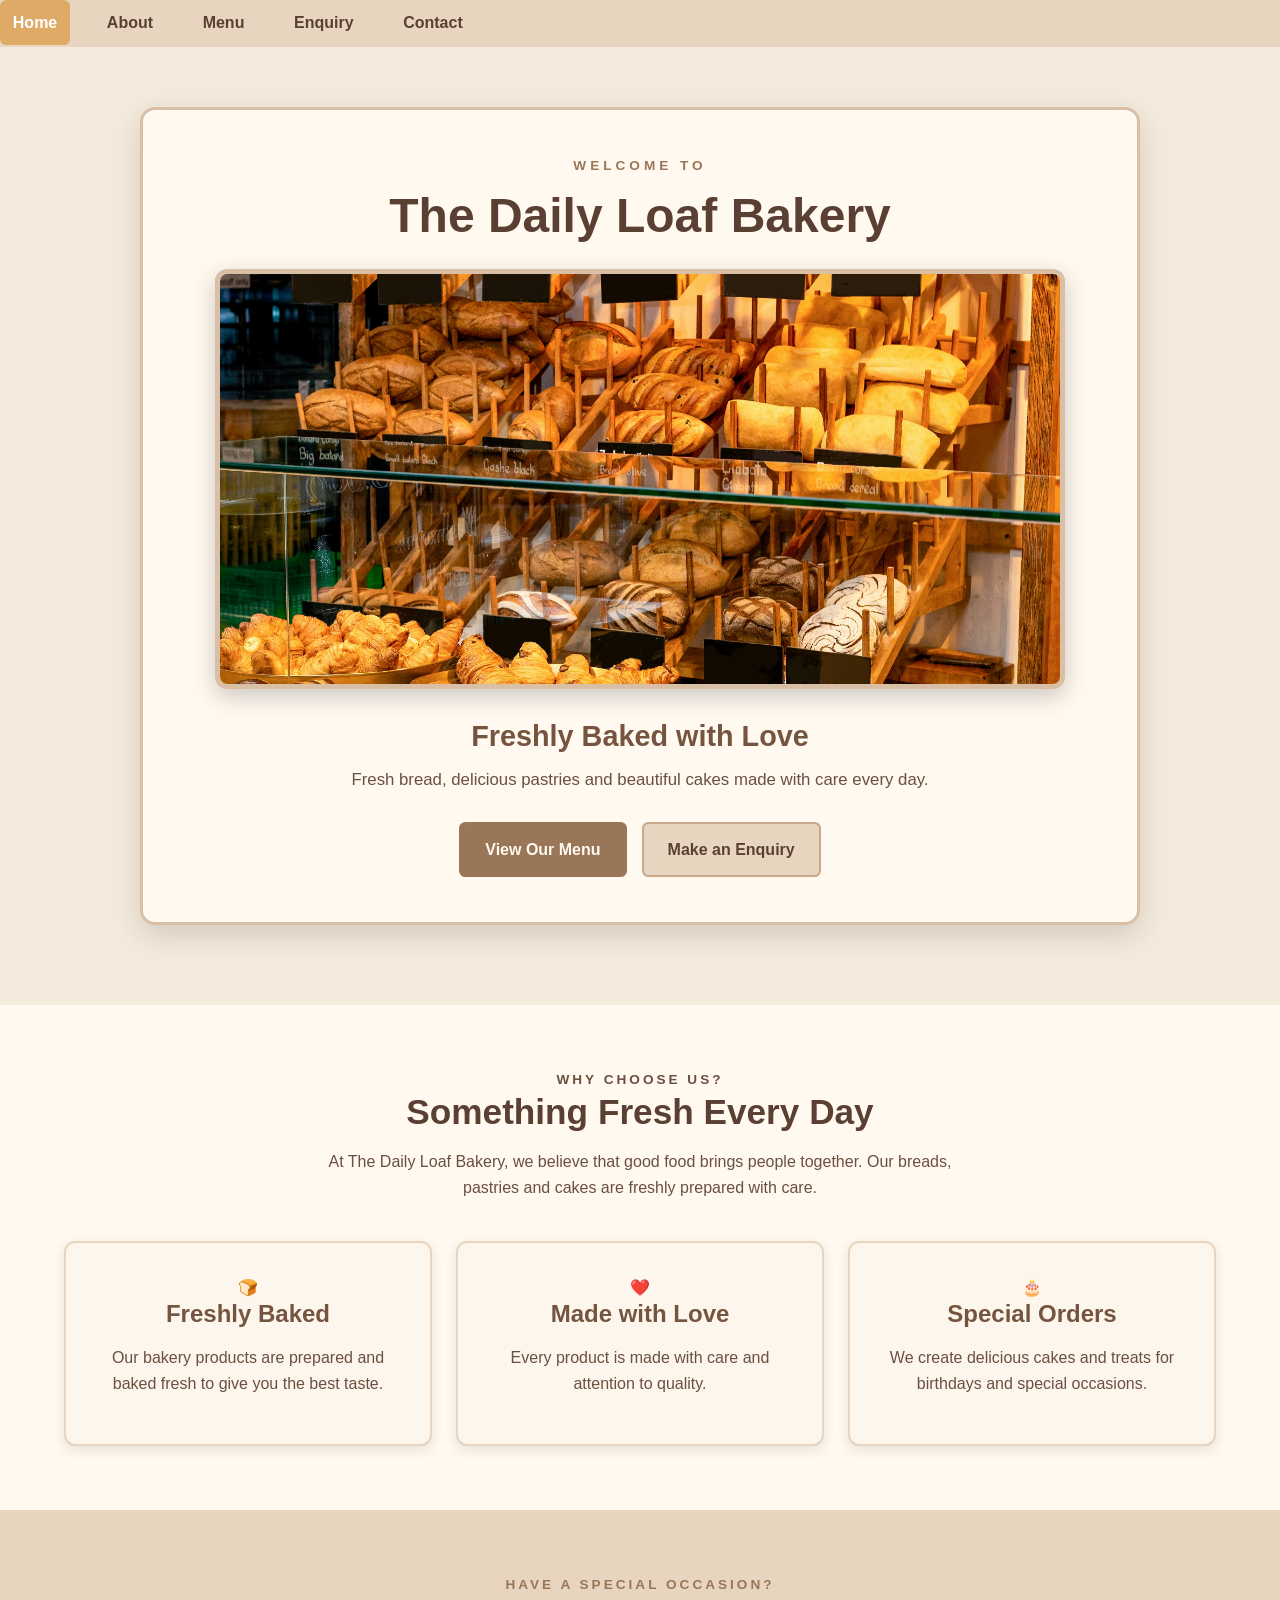
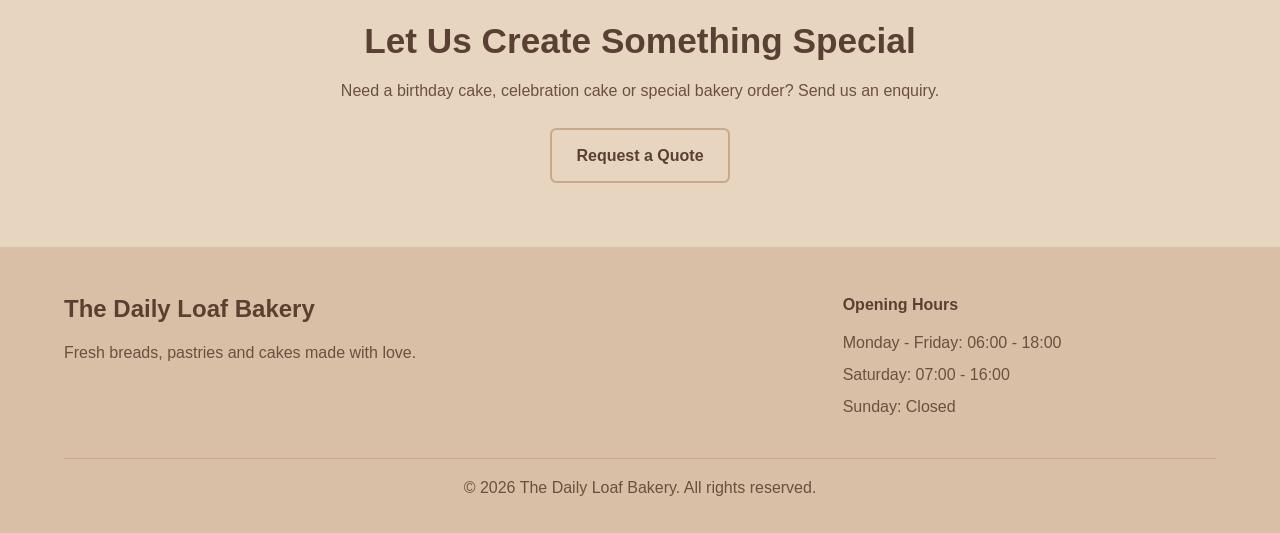
<file: INDEX.html>
<!DOCTYPE html>
<html lang="en">

<head>

    <meta charset="UTF-8">

    <meta name="viewport"
          content="width=device-width, initial-scale=1.0">

    <meta name="description"
          content="The Daily Loaf Bakery - Fresh breads, pastries and cakes made with love.">

    <title>The Daily Loaf Bakery | Home</title>

    <link rel="stylesheet" href="style.css">

</head>


<body>


    <!-- ================= HEADER ================= -->

    <header>

        
            <!-- NAVIGATION -->

            <nav id="mainNav">

                <a href="index.html" class="active">
                    Home
                </a>

                <a href="about.html">
                    About
                </a>

                <a href="menu.html">
                    Menu
                </a>
            
            
                <a href="enquiry.html">
                    Enquiry
                </a>

                <a href="contact.html">
                    Contact
                </a>

            </nav>

        </div>

    </header>



    <!-- ================= MAIN CONTENT ================= -->

    <main>


        <!-- ================= WELCOME SECTION ================= -->

       


        <section class="welcome-section">

            <div class="welcome-container">


                <!-- WELCOME HEADING -->

                <p class="small-heading">
                    WELCOME TO
                </p>


                <h1>
                    The Daily Loaf Bakery
                </h1>


                <!-- BAKERY IMAGE -->

                <div class="welcome-image">

                    <img src="images/Bakery Logo.jpg.jpg"
                         alt="Freshly baked products at The Daily Loaf Bakery">

                </div>


                <!-- WELCOME TEXT -->

                <h2>
                    Freshly Baked with Love
                </h2>


                <p class="welcome-text">
                    Fresh bread, delicious pastries and beautiful
                    cakes made with care every day.
                </p>


                <!-- WELCOME BUTTONS -->

                <div class="hero-buttons">

                    <a href="menu.html"
                       class="btn btn-primary">

                        View Our Menu

                    </a>


                    <a href="enquiry.html"
                       class="btn btn-secondary">

                        Make an Enquiry

                    </a>

                </div>

            </div>

        </section>



        <!-- ================= FEATURES SECTION ================= -->

        <section class="section">

            <div class="container">


                <!-- SECTION TITLE -->

                <div class="section-title">

                    <p class="small-heading">
                        WHY CHOOSE US?
                    </p>


                    <h2>
                        Something Fresh Every Day
                    </h2>


                    <p>
                        At The Daily Loaf Bakery, we believe that
                        good food brings people together. Our breads,
                        pastries and cakes are freshly prepared
                        with care.
                    </p>

                </div>



                <!-- THREE FEATURE BOXES -->

                <div class="three-boxes">


                    <!-- BOX 1 -->

                    <div class="info-card">

                        <div class="info-icon">
                            🍞
                        </div>


                        <h3>
                            Freshly Baked
                        </h3>


                        <p>
                            Our bakery products are prepared and
                            baked fresh to give you the best taste.
                        </p>

                    </div>



                    <!-- BOX 2 -->

                    <div class="info-card">

                        <div class="info-icon">
                            ❤️
                        </div>


                        <h3>
                            Made with Love
                        </h3>


                        <p>
                            Every product is made with care and
                            attention to quality.
                        </p>

                    </div>



                    <!-- BOX 3 -->

                    <div class="info-card">

                        <div class="info-icon">
                            🎂
                        </div>


                        <h3>
                            Special Orders
                        </h3>


                        <p>
                            We create delicious cakes and treats
                            for birthdays and special occasions.
                        </p>

                    </div>

                </div>

            </div>

        </section>



        <!-- ================= CALL TO ACTION ================= -->

        <section class="cta-section">

            <div class="container">


                <p class="small-heading">
                    HAVE A SPECIAL OCCASION?
                </p>


                <h2>
                    Let Us Create Something Special
                </h2>


                <p>
                    Need a birthday cake, celebration cake or
                    special bakery order? Send us an enquiry.
                </p>


                <a href="enquiry.html"
                   class="btn btn-secondary">

                    Request a Quote

                </a>

            </div>

        </section>

    </main>



    <!-- ================= FOOTER ================= -->

    <footer>

        <div class="container">


            <div class="footer-grid">


                <!-- BUSINESS INFORMATION -->

                <div class="footer-info">

                    <h3>
                        The Daily Loaf Bakery
                    </h3>


                    <p>
                        Fresh breads, pastries and cakes
                        made with love.
                    </p>

                </div>



                <!-- OPENING HOURS -->

                <div class="footer-hours">

                    <h4>
                        Opening Hours
                    </h4>


                    <p>
                        Monday - Friday:
                        06:00 - 18:00
                    </p>


                    <p>
                        Saturday:
                        07:00 - 16:00
                    </p>


                    <p>
                        Sunday: Closed
                    </p>

                </div>

            </div>



            <!-- COPYRIGHT -->

            <div class="footer-bottom">

                <p>
                    &copy; 2026 The Daily Loaf Bakery.
                    All rights reserved.
                </p>

            </div>

        </div>

    </footer>


</body>

</html>
</file>
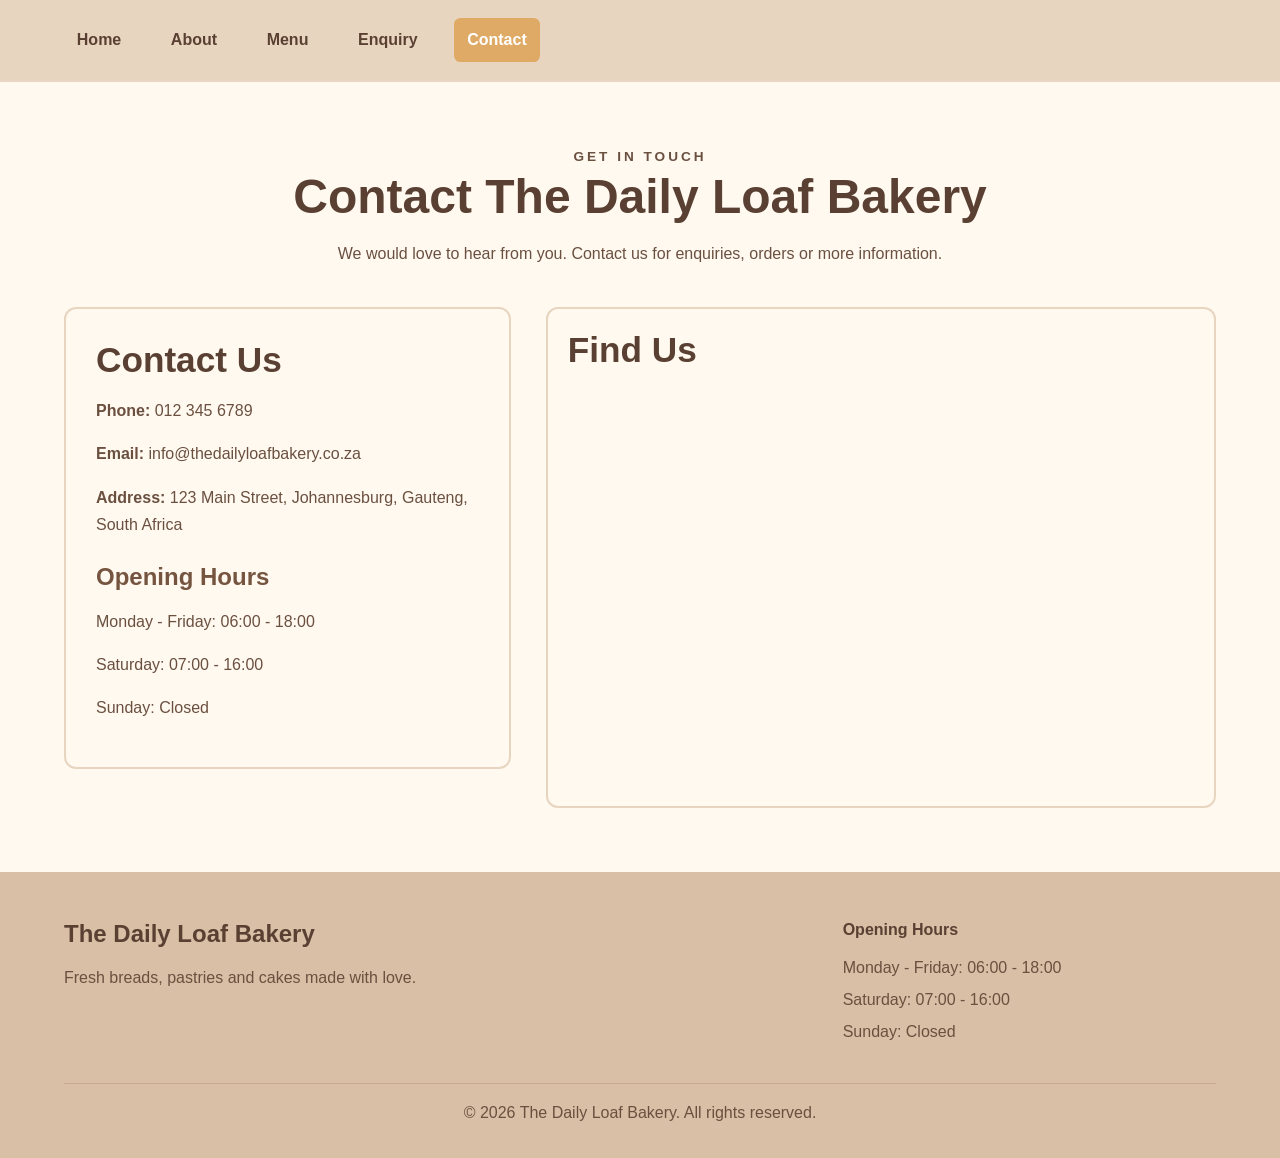
<file: CONTACT.html>
<!DOCTYPE html>
<html lang="en">

<head>

    <meta charset="UTF-8">

    <meta name="viewport"
          content="width=device-width, initial-scale=1.0">

    <meta name="description"
          content="Contact The Daily Loaf Bakery">

    <title>Contact | The Daily Loaf Bakery</title>

    <link rel="stylesheet" href="style.css">

</head>


<body>


    <!-- ================= HEADER ================= -->

    <header>

        <div class="container">

            <nav>

                <a href="index.html">Home</a>

                <a href="about.html">About</a>

                <a href="menu.html">Menu</a>

                <a href="enquiry.html">Enquiry</a>

                <a href="contact.html" class="active">Contact</a>

            </nav>

        </div>

    </header>



    <!-- ================= MAIN ================= -->

    <main>

        <section class="section">

            <div class="container">


                <!-- PAGE TITLE -->

                <div class="section-title">

                    <p class="small-heading">
                        GET IN TOUCH
                    </p>

                    <h1>
                        Contact The Daily Loaf Bakery
                    </h1>

                    <p>
                        We would love to hear from you.
                        Contact us for enquiries, orders
                        or more information.
                    </p>

                </div>



                <!-- CONTACT INFORMATION -->

                <div class="contact-content">


                    <div class="contact-info">

                        <h2>
                            Contact Us
                        </h2>

                        <p>
                            <strong>Phone:</strong>
                            012 345 6789
                        </p>

                        <p>
                            <strong>Email:</strong>
                            info@thedailyloafbakery.co.za
                        </p>

                        <p>
                            <strong>Address:</strong>
                            123 Main Street, Johannesburg,
                            Gauteng, South Africa
                        </p>

                        <h3>
                            Opening Hours
                        </h3>

                        <p>
                            Monday - Friday:
                            06:00 - 18:00
                        </p>

                        <p>
                            Saturday:
                            07:00 - 16:00
                        </p>

                        <p>
                            Sunday: Closed
                        </p>

                    </div>



                    <!-- ================= MAP ================= -->

                    <div class="map-container">

                        <h2>
                            Find Us
                        </h2>

                        <iframe
                            src="https://www.google.com/maps?q=Johannesburg,+South+Africa&output=embed"
                            width="100%"
                            height="400"
                            style="border:0;"
                            allowfullscreen=""
                            loading="lazy"
                            referrerpolicy="no-referrer-when-downgrade">
                        </iframe>

                    </div>

                </div>

            </div>

        </section>

    </main>



    <!-- ================= FOOTER ================= -->

    <footer>

        <div class="container">

            <div class="footer-grid">

                <div class="footer-info">

                    <h3>
                        The Daily Loaf Bakery
                    </h3>

                    <p>
                        Fresh breads, pastries and cakes
                        made with love.
                    </p>

                </div>


                <div class="footer-hours">

                    <h4>
                        Opening Hours
                    </h4>

                    <p>
                        Monday - Friday:
                        06:00 - 18:00
                    </p>

                    <p>
                        Saturday:
                        07:00 - 16:00
                    </p>

                    <p>
                        Sunday: Closed
                    </p>

                </div>

            </div>


            <div class="footer-bottom">

                <p>
                    &copy; 2026 The Daily Loaf Bakery.
                    All rights reserved.
                </p>

            </div>

        </div>

    </footer>


</body>

</html>
</file>
<file: style.css>
/* =========================================
   THE DAILY LOAF BAKERY
   MAIN STYLESHEET
   ========================================= */

/* =========================================
   1. CSS RESET
   ========================================= */

   
* {
    margin: 0;
    padding: 0;
    box-sizing: border-box;
}

html {
    scroll-behavior: smooth;
    font-size: 100%;
}

body {
    font-family: Arial, Helvetica, sans-serif;
    font-size: 1rem;
    line-height: 1.6;
    color: #3d2b1f;
    background-color: #fffaf5;
}

/* =========================================
   2. GENERAL STYLES
   ========================================= */

img {
    max-width: 100%;
    height: auto;
    display: block;
}

.container {
    width: 90%;
    max-width: 1200px;
    margin: 0 auto;
}

a {
    text-decoration: none;
    color: inherit;
}

p {
    margin-bottom: 1rem;
}

h1,
h2,
h3,
h4 {
    line-height: 1.2;
    margin-bottom: 1rem;
}

h1 {
    font-size: 3rem;
}

h2 {
    font-size: 2.2rem;
}

h3 {
    font-size: 1.5rem;
}

button,
input,
textarea,
select {
    font-family: inherit;
}

/* =========================================
   3. HEADER & NAVIGATION
   ========================================= */

header {
    background-color: #ffffff;
    border-bottom: 2px solid #e8d5c4;
    position: sticky;
    top: 0;
    z-index: 1000;
}

header .container {
    display: flex;
    align-items: center;
    justify-content: space-between;
    min-height: 5rem;
}

.logo img {
    width: 12rem;
    height: auto;
}

/* Navigation */

nav {
    display: flex;
    align-items: center;
    gap: 1.5rem;
}

nav a {
    font-weight: bold;
    font-size: 1rem;
    padding: 0.6rem 0.8rem;
    border-radius: 0.4rem;
    transition: all 0.3s ease;
}

nav a:hover,
nav a:focus {
    background-color: #FD;
    color: #ffffff;
}

nav a.active {
    background-color: #dfaa66;
    color: #ffffff;
}

/* Mobile menu */

.menu-toggle {
    display: none;
    cursor: pointer;
}

.menu-toggle span {
    display: block;
    width: 2rem;
    height: 0.2rem;
    background-color: #dfaa66;
    margin: 0.35rem 0;
}

/* =========================================
   4. HERO SECTION
   ========================================= */

.hero {
 
    min-height: 85vh;

    display: flex;
    align-items: center;
    justify-content: center;

    background:
        linear-gradient(
            rgba(61, 43, 31, 0.45),
            rgba(61, 43, 31, 0.45)
        ),
        url("images/bakery.jpg") center center / cover no-repeat;

    text-align: center;
}

.hero-content {
    max-width: 50rem;
    margin: 0 auto;
    color: #ffffff;
    padding: 4rem 1rem;
}

.small-heading {
    font-size: 0.9rem;
    letter-spacing: 0.2rem;
    font-weight: bold;
    margin-bottom: 1rem;
}

.hero h1 {
    font-size: 3.5rem;
    margin-bottom: 1rem;
}

.hero h1 span {
    display: block;
}

.hero h2 {
    font-size: 1.8rem;
    font-weight: normal;
}

.hero p {
    font-size: 1.1rem;
    max-width: 42rem;
    margin: 0 auto 2rem;
}

/* =========================================
   5. BUTTONS
   ========================================= */

.button,
.btn {
    display: inline-block;
    padding: 0.8rem 1.5rem;
    border-radius: 0.4rem;
    border: 2px solid #;
    font-weight: bold;
    cursor: pointer;
    transition: all 0.3s ease;
}

.button-primary,
.btn-primary {
    background-color: #E8D5BF;
    color: #ffffff;
}

.button-primary:hover,
.btn-primary:hover {
    background-color: #D8BFA5;
    border-color: #5f3e29;
    transform: translateY(-2px);
}

.button-secondary,
.btn-secondary {
    background-color: #ffffff;
    color: #f3e3cf;
}

.button-secondary:hover,
.btn-secondary:hover {
    background-color: #dfaa66;
    color: #ffffff;
}

/* Keyboard accessibility */

a:focus,
button:focus,
input:focus,
textarea:focus,
select:focus {
    outline: 3px solid #d9a441;
    outline-offset: 3px;
}

/* =========================================
   6. GENERAL SECTIONS
   ========================================= */

.section {
    padding: 4rem 0;
}

.section-title {
    text-align: center;
    margin-bottom: 2.5rem;
}

.section-title p {
    max-width: 40rem;
    margin: 0 auto;
}

/* =========================================
   7. THREE BOX / GRID LAYOUT
   ========================================= */

.three-boxes {
    display: grid;
    grid-template-columns: repeat(3, 1fr);
    gap: 1.5rem;
}

.info-card {
    background-color: #ffffff;
    padding: 2rem;
    text-align: center;
    border-radius: 0.7rem;
    box-shadow: 0 4px 12px rgba(61, 43, 31, 0.12);
    transition: transform 0.3s ease;
}

.info-card:hover {
    transform: translateY(-5px);
}

.info-card img {
    width: 100%;
    height: 13rem;
    object-fit: cover;
    border-radius: 0.5rem;
    margin-bottom: 1.2rem;
}

/* =========================================
   8. PAGE BANNER
   ========================================= */

.page-banner {
    background-color: #D8BFA5;
    color: #ffffff;
    text-align: center;
    padding: 4rem 1rem;
}

.page-banner h1 {
    margin-bottom: 0.5rem;
}

/* =========================================
   9. ABOUT PAGE
   ========================================= */

.about-content {
    display: grid;
    grid-template-columns: 1fr 1fr;
    gap: 3rem;
    align-items: center;
}

.about-content img {
    width: 100%;
    border-radius: 0.7rem;
    box-shadow: 0 4px 15px rgba(61, 43, 31, 0.15);
}

/* =========================================
   10. MENU PAGE
   ========================================= */

.menu-grid {
    display: grid;
    grid-template-columns: repeat(3, 1fr);
    gap: 1.5rem;
}

.menu-item {
    background-color: #ffffff;
    border-radius: 0.7rem;
    overflow: hidden;
    box-shadow: 0 4px 12px rgba(61, 43, 31, 0.12);
    transition: transform 0.3s ease;
}

.menu-item:hover {
    transform: translateY(-5px);
}

.menu-item img {
    width: 100%;
    height: 14rem;
    object-fit: cover;
}

.menu-item-content {
    padding: 1.5rem;
}

.price {
    font-weight: bold;
    font-size: 1.2rem;
    color: #D8BFA5;
}

/* =========================================
   11. FORMS
   ========================================= */

.form-container {
    max-width: 45rem;
    margin: 0 auto;
    background-color: #ffffff;
    padding: 2rem;
    border-radius: 0.7rem;
    box-shadow: 0 4px 12px rgba(61, 43, 31, 0.12);
}

.form-group {
    margin-bottom: 1.3rem;
}

.form-group label {
    display: block;
    font-weight: bold;
    margin-bottom: 0.4rem;
}

.form-group input,
.form-group textarea,
.form-group select {
    width: 100%;
    padding: 0.8rem;
    border: 1px solid #cdbbaa;
    border-radius: 0.4rem;
    font-size: 1rem;
}

.form-group textarea {
    min-height: 9rem;
    resize: vertical;
}

/* =========================================
   12. CONTACT PAGE
   ========================================= */

.contact-grid {
    display: grid;
    grid-template-columns: 1fr 1fr;
    gap: 2rem;
}

.contact-card {
    background-color: #ffffff;
    padding: 2rem;
    border-radius: 0.7rem;
    box-shadow: 0 4px 12px rgba(61, 43, 31, 0.12);
}

.contact-card h3 {
    color: #dfaa66;
}

/* =========================================
   13. CALL TO ACTION
   ========================================= */

.cta-section {
    background-color: #f0dfcf;
    text-align: center;
    padding: 4rem 1rem;
}

.cta-section p {
    max-width: 40rem;
    margin: 0 auto 1.5rem;
}

/* =========================================
   14. FOOTER
   ========================================= */

footer {
    background-color: #dfaa66;
    color: #ffffff;
    padding: 3rem 0 1rem;
}

.footer-grid {
    display: grid;
    grid-template-columns: 2fr 1fr;
    gap: 2rem;
}

.footer-info p,
.footer-hours p {
    margin-bottom: 0.4rem;
}

.footer-bottom {
    text-align: center;
    border-top: 1px solid rgba(255, 255, 255, 0.3);
    margin-top: 2rem;
    padding-top: 1rem;
}

/* =========================================
   15. RESPONSIVE DESIGN - TABLET
   ========================================= */

@media (max-width: 900px) {

    h1 {
        font-size: 2.5rem;
    }

    h2 {
        font-size: 1.9rem;
    }

    .hero h1 {
        font-size: 3rem;
    }

    .three-boxes,
    .menu-grid {
        grid-template-columns: repeat(2, 1fr);
    }

    .about-content,
    .contact-grid {
        grid-template-columns: 1fr;
    }
}

/* =========================================
   16. RESPONSIVE DESIGN - MOBILE
   ========================================= */

@media (max-width: 600px) {

    html {
        font-size: 90%;
    }

    .container {
        width: 92%;
    }

    header .container {
        min-height: 4.5rem;
    }

    .logo img {
        width: 9rem;
    }

    /* Mobile navigation */

    nav {
        display: none;
        position: absolute;
        top: 4.5rem;
        left: 0;
        width: 100%;
        background-color: #ffffff;
        flex-direction: column;
        padding: 1rem;
        gap: 0.5rem;
        box-shadow: 0 4px 10px rgba(0, 0, 0, 0.1);
    }

    nav.active {
        display: flex;
    }

    nav a {
        width: 100%;
        text-align: center;
    }

    .menu-toggle {
        display: block;
    }

    /* Hero */

    .hero {
        min-height: 75vh;
    }

    .hero-content {
        padding: 3rem 1rem;
    }

    .hero h1 {
        font-size: 2.3rem;
    }

    .hero h2 {
        font-size: 1.4rem;
    }

    .hero p {
        font-size: 1rem;
    }

    /* Grids */

    .three-boxes,
    .menu-grid,
    .about-content,
    .contact-grid,
    .footer-grid {
        grid-template-columns: 1fr;
    }

    .section {
        padding: 3rem 0;
    }

    .page-banner {
        padding: 3rem 1rem;
    }

    .form-container {
        padding: 1.3rem;
    }
}

/* =========================================
   17. PRINT STYLES
   ========================================= */

@media print {

    nav,
    .menu-toggle,
    .button,
    .btn {
        display: none;
    }

    body {
        background: #ffffff;
        color: #000000;
    }

    .hero {
        background: none;
        color: #000000;
    }
}
/* =========================================
   PROFESSIONAL SHOPPING CART
   ========================================= */

.cart-section {
    padding: 4rem 0;
    background-color: #f8f2ec;
}


/* Main cart */

.cart-box {
    max-width: 900px;
    margin: 0 auto;
    background-color: #ffffff;
    border-radius: 12px;
    border: 1px solid #e6d5c5;
    box-shadow: 0 8px 25px rgba(61, 43, 31, 0.12);
    overflow: hidden;
}


/* Cart header */

.cart-header {
    display: flex;
    justify-content: space-between;
    align-items: center;
    padding: 2rem 2.5rem;
    background-color: #3d2b1f;
    color: #ffffff;
}

.cart-header h2 {
    margin: 0.3rem 0;
    font-size: 1.8rem;
}

.cart-header p {
    margin: 0;
    opacity: 0.85;
}

.cart-label {
    font-size: 0.75rem;
    letter-spacing: 0.15rem;
    font-weight: bold;
    color: #e8c9a9;
}

.cart-icon {
    font-size: 2.5rem;
}


/* Cart content */

.cart-content {
    padding: 1rem 2.5rem;
}

.cart-item {
    display: flex;
    justify-content: space-between;
    align-items: center;
    padding: 1.2rem 0;
    border-bottom: 1px solid #eaded4;
}

.cart-item:last-child {
    border-bottom: none;
}

.cart-item strong {
    color: #3d2b1f;
    font-size: 1rem;
}


/* Remove button */

.cart-item button {
    margin-left: 1rem;
    background-color: transparent;
    color: #9a5c45;
    border: 1px solid #d6b8a5;
    padding: 0.35rem 0.7rem;
    border-radius: 5px;
    cursor: pointer;
    transition: 0.3s ease;
}

.cart-item button:hover {
    background-color: #9a5c45;
    color: #ffffff;
}


/* Empty cart */

.empty-cart {
    text-align: center;
    padding: 2.5rem 1rem;
    color: #76685e;
}

.empty-cart span {
    font-size: 2.5rem;
}

.empty-cart h3 {
    margin: 0.8rem 0 0.3rem;
    color: #3d2b1f;
}

.empty-cart p {
    margin-bottom: 0;
}


/* Cart footer */

.cart-footer {
    border-top: 1px solid #eaded4;
    background-color: #fffaf5;
    padding: 1.5rem 2.5rem;
}


/* Total */

.cart-total {
    display: flex;
    justify-content: space-between;
    align-items: center;
    margin-bottom: 1.5rem;
}

.cart-total span:first-child {
    font-size: 1rem;
    color: #76685e;
}

.cart-total strong {
    font-size: 1.6rem;
    color: #8b5e3c;
}


/* Cart buttons */

.cart-actions {
    display: flex;
    justify-content: flex-end;
    align-items: center;
    gap: 1rem;
}

.clear-cart {
    padding: 0.75rem 1.2rem;
    background-color: transparent;
    color: #8b5e3c;
    border: 1px solid #cdbbaa;
    border-radius: 5px;
    cursor: pointer;
    font-weight: bold;
}

.clear-cart:hover {
    background-color: #f0dfcf;
}


/* Checkout button */

.checkout-btn {
    display: inline-block;
    padding: 0.8rem 1.5rem;
    background-color: #8b5e3c;
    color: #ffffff;
    border-radius: 5px;
    font-weight: bold;
    transition: 0.3s ease;
}

.checkout-btn:hover {
    background-color: #5f3e29;
    transform: translateY(-2px);
}


/* =========================================
   MOBILE CART
   ========================================= */

@media (max-width: 600px) {

    .cart-section {
        padding: 2.5rem 0;
    }

    .cart-header {
        padding: 1.5rem;
    }

    .cart-header h2 {
        font-size: 1.5rem;
    }

    .cart-icon {
        font-size: 2rem;
    }

    .cart-content {
        padding: 1rem 1.5rem;
    }

    .cart-item {
        flex-direction: column;
        align-items: flex-start;
        gap: 0.7rem;
    }

    .cart-item button {
        margin-left: 0.5rem;
    }

    .cart-footer {
        padding: 1.5rem;
    }

    .cart-actions {
        flex-direction: column;
        align-items: stretch;
    }

    .clear-cart,
    .checkout-btn {
        width: 100%;
        text-align: center;
    }

}
/* Mobile cart */

@media (max-width: 600px) {

    .cart-box {
        padding: 1.3rem;
    }

    .cart-item {
        flex-direction: column;
        align-items: flex-start;
    }

}
/* =========================================
   HOME PAGE HEADER
   ========================================= */

.home-header {
    width: 100%;
    min-height: 150px;

    display: flex;
    align-items: center;

    padding: 15px 5%;

    gap: 35px;

    box-sizing: border-box;
}


/* =========================================
   LARGE HOME PAGE LOGO
   ========================================= */

.home-logo {
    flex-shrink: 0;
}

.home-logo img {
    width: 300px;
    height: 120px;

    object-fit: contain;

    display: block;
}


/* =========================================
   HOME NAVIGATION
   ========================================= */

.home-header nav {
    display: flex;

    align-items: center;

    gap: 12px;

    margin-left: 10px;
}

.home-header nav a {
    text-decoration: none;

    padding: 12px 18px;

    border-radius: 6px;

    font-weight: bold;

    color: #222;

    transition: 0.3s ease;
}

.home-header nav a:hover {
    background-color: #f0dfcf;
}

.home-header nav a.active {
    background-color: #dfaa66;

    color: white;
}


/* =========================================
   HERO IMAGE
   ========================================= */

.hero {
    min-height: 650px;

    display: flex;

    align-items: center;

    justify-content: center;

    text-align: center;

    background:
        linear-gradient(
            rgba(45, 30, 20, 0.45),
            rgba(45, 30, 20, 0.45)
        ),
        url("images/bakery.jpg")
        center center / cover no-repeat;

    padding: 60px 20px;

    box-sizing: border-box;
}


.hero-content {
    max-width: 850px;

    color: white;

    margin: auto;
}


.small-heading {
    font-size: 0.85rem;

    letter-spacing: 3px;

    font-weight: bold;
}


.hero h1 {
    font-size: 3.5rem;

    margin: 15px 0;
}


.hero h1 span {
    display: block;
}


.hero h2 {
    font-size: 2rem;

    margin-bottom: 20px;
}


.hero p {
    font-size: 1.15rem;

    line-height: 1.7;
}


/* =========================================
   HERO BUTTONS
   ========================================= */

.hero-buttons {
    display: flex;

    justify-content: center;

    gap: 15px;

    margin-top: 30px;
}


/* =========================================
   MOBILE HOME PAGE
   ========================================= */

@media (max-width: 900px) {

    .home-header {
        flex-direction: column;

        justify-content: center;

        gap: 15px;

        padding: 15px;
    }

    .home-logo img {
        width: 250px;

        height: 100px;
    }

    .home-header nav {
        flex-wrap: wrap;

        justify-content: center;
    }

    .hero h1 {
        font-size: 2.7rem;
    }

}


@media (max-width: 600px) {

    .home-logo img {
        width: 200px;

        height: 80px;
    }

    .home-header nav {
        display: none;
    }

    .hero {
        min-height: 550px;
    }

    .hero h1 {
        font-size: 2.2rem;
    }

    .hero h2 {
        font-size: 1.5rem;
    }

    .hero p {
        font-size: 1rem;
    }

    .hero-buttons {
        flex-direction: column;

        align-items: center;
    }

}
/* =========================================
   STYLISH HOME PAGE HERO
   ========================================= */

.hero {
    width: 100%;
    min-height: 780px;

    display: flex;
    align-items: flex-start;
    justify-content: center;

    padding: 55px 20px 80px;

    box-sizing: border-box;

    background:
        linear-gradient(
            rgba(35, 24, 17, 0.35),
            rgba(35, 24, 17, 0.45)
        ),
        url("images/bakery.jpg") center center / cover no-repeat;
}


/* =========================================
   WELCOME BOX
   ========================================= */

.welcome-box {
    width: min(850px, 90%);

    margin-top: 20px;

    padding: 45px 55px;

    text-align: center;

    background: rgba(255, 255, 255, 0.93);

    border-radius: 15px;

    box-shadow:
        0 15px 40px rgba(0, 0, 0, 0.25);

    border: 1px solid rgba(255, 255, 255, 0.8);

    box-sizing: border-box;
}


/* Small heading */

.welcome-box .small-heading {
    margin: 0;

    font-size: 0.85rem;

    letter-spacing: 4px;

    font-weight: bold;

    color: #8b5e3c;
}


/* Main title */

.welcome-box h1 {
    margin: 12px 0 5px;

    font-size: 3.2rem;

    color: #3d2b1f;

    line-height: 1.1;
}


/* Decorative line */

.welcome-line {
    width: 70px;

    height: 3px;

    margin: 18px auto;

    background-color: #8b5e3c;

    border-radius: 5px;
}


/* Subtitle */

.welcome-box h2 {
    margin: 0 0 15px;

    font-size: 1.7rem;

    color: #8b5e3c;
}


/* Description */

.welcome-box > p:not(.small-heading) {
    max-width: 650px;

    margin: 0 auto;

    line-height: 1.7;

    color: #5f5148;

    font-size: 1.05rem;
}


/* =========================================
   HERO BUTTONS
   ========================================= */

.hero-buttons {
    display: flex;

    justify-content: center;

    gap: 15px;

    margin-top: 28px;
}


/* =========================================
   MOBILE
   ========================================= */

@media (max-width: 900px) {

    .hero {
        min-height: 700px;

        padding-top: 40px;
    }

    .welcome-box {
        padding: 35px 30px;
    }

    .welcome-box h1 {
        font-size: 2.5rem;
    }

}


@media (max-width: 600px) {

    .hero {
        min-height: 650px;

        padding: 25px 15px 50px;
    }

    .welcome-box {
        width: 95%;

        padding: 30px 20px;

        margin-top: 10px;
    }

    .welcome-box h1 {
        font-size: 2rem;
    }

    .welcome-box h2 {
        font-size: 1.3rem;
    }

    .welcome-box > p:not(.small-heading) {
        font-size: 0.95rem;
    }

    .hero-buttons {
        flex-direction: column;

        align-items: stretch;
    }

    .hero-buttons .btn {
        width: 100%;

        box-sizing: border-box;

        text-align: center;
    }

}
/* =========================================
   HOME PAGE HEADER
   ========================================= */

.home-header {
    width: 100%;
    height: 110px;

    display: flex;
    align-items: center;

    padding: 10px 5%;
    gap: 25px;

    box-sizing: border-box;
}

.home-logo {
    flex-shrink: 0;
}

.home-logo img {
    width: 170px;
    height: 80px;

    object-fit: contain;
    display: block;
}


/* NAVIGATION */

.home-header nav {
    display: flex;
    align-items: center;
    gap: 8px;
    flex: 1;
}

.home-header nav a {
    text-decoration: none;

    padding: 10px 14px;

    border-radius: 6px;

    font-weight: bold;

    color: #222;

    white-space: nowrap;

    transition: 0.3s ease;
}

.home-header nav a:hover {
    background-color: #f0dfcf;
}

.home-header nav a.active {
    background-color: #ffffff;
    color: white;
}


/* =========================================
   LARGE HOME HERO IMAGE
   ========================================= */

.hero {
    width: 100%;
    min-height: 800px;

    display: flex;
    align-items: flex-start;
    justify-content: center;

    padding: 55px 20px 80px;

    box-sizing: border-box;

    background:
        linear-gradient(
            rgba(35, 24, 17, 0.35),
            rgba(35, 24, 17, 0.45)
        ),
        url("images/bakery.jpg")
        center center / cover no-repeat;
}


/* =========================================
   WELCOME BOX
   ========================================= */

.welcome-box {
    width: min(850px, 90%);

    margin-top: 20px;

    padding: 45px 55px;

    text-align: center;

    background: rgba(255, 255, 255, 0.93);

    border-radius: 15px;

    box-shadow:
        0 15px 40px rgba(0, 0, 0, 0.25);

    border: 1px solid rgba(255, 255, 255, 0.8);

    box-sizing: border-box;
}


/* WELCOME TEXT */

.welcome-box .small-heading {
    margin: 0;

    font-size: 0.85rem;

    letter-spacing: 4px;

    font-weight: bold;

    color: #8b5e3c;
}

.welcome-box h1 {
    margin: 12px 0 5px;

    font-size: 3.2rem;

    color: #3d2b1f;

    line-height: 1.1;
}

.welcome-line {
    width: 70px;
    height: 3px;

    margin: 18px auto;

    background-color: #8b5e3c;

    border-radius: 5px;
}

.welcome-box h2 {
    margin: 0 0 15px;

    font-size: 1.7rem;

    color: #8b5e3c;
}

.welcome-box > p:not(.small-heading) {
    max-width: 650px;

    margin: 0 auto;

    line-height: 1.7;

    color: #5f5148;

    font-size: 1.05rem;
}


/* =========================================
   HERO BUTTONS
   ========================================= */

.hero-buttons {
    display: flex;

    justify-content: center;

    gap: 15px;

    margin-top: 28px;
}


/* =========================================
   RESPONSIVE DESIGN
   ========================================= */

@media (max-width: 900px) {

    .home-header {
        height: 100px;

        padding: 8px 3%;

        gap: 15px;
    }

    .home-logo img {
        width: 140px;
        height: 70px;
    }

    .home-header nav {
        gap: 4px;
    }

    .home-header nav a {
        padding: 8px 9px;

        font-size: 0.9rem;
    }

    .hero {
        min-height: 700px;

        padding-top: 40px;
    }

    .welcome-box {
        padding: 35px 30px;
    }

    .welcome-box h1 {
        font-size: 2.5rem;
    }
}


@media (max-width: 600px) {

    .home-header {
        height: 80px;
    }

    .home-logo img {
        width: 120px;
        height: 60px;
    }

    .home-header nav {
        display: none;
    }

    .hero {
        min-height: 650px;

        padding: 25px 15px 50px;
    }

    .welcome-box {
        width: 95%;

        padding: 30px 20px;

        margin-top: 10px;
    }

    .welcome-box h1 {
        font-size: 2rem;
    }

    .welcome-box h2 {
        font-size: 1.3rem;
    }

    .welcome-box > p:not(.small-heading) {
        font-size: 0.95rem;
    }

    .hero-buttons {
        flex-direction: column;

        align-items: stretch;
    }

    .hero-buttons .btn {
        width: 100%;

        box-sizing: border-box;

        text-align: center;
    }
}/* =========================================
   WELCOME SECTION
   ========================================= */

.welcome-section {
    background-color: #d9d9d9;

    padding: 60px 20px 80px;

    text-align: center;
}


.welcome-container {
    max-width: 1000px;

    margin: 0 auto;

    background-color: white;

    padding: 45px;

    border-radius: 15px;

    box-shadow: 0 10px 30px rgba(0, 0, 0, 0.15);
}


/* WELCOME TITLE */

.welcome-container .small-heading {
    margin: 0;

    color: #8b5e3c;

    font-size: 0.85rem;

    font-weight: bold;

    letter-spacing: 4px;
}


.welcome-container h1 {
    margin: 10px 0 25px;

    color: #3d2b1f;

    font-size: 3rem;
}


/* =========================================
   WELCOME IMAGE
   ========================================= */

.welcome-image {
    width: 100%;

    max-width: 850px;

    height: 420px;

    margin: 0 auto 30px;

    overflow: hidden;

    border-radius: 12px;

    box-shadow: 0 8px 25px rgba(0, 0, 0, 0.2);
}


.welcome-image img {
    width: 100%;

    height: 100%;

    object-fit: cover;

    display: block;
}


/* =========================================
   WELCOME TEXT
   ========================================= */

.welcome-container h2 {
    margin: 10px 0 12px;

    color: #8b5e3c;

    font-size: 1.8rem;
}


.welcome-text {
    max-width: 650px;

    margin: 0 auto;

    color: #5f5148;

    line-height: 1.7;

    font-size: 1.05rem;
}


/* =========================================
   BUTTONS
   ========================================= */

.hero-buttons {
    display: flex;

    justify-content: center;

    gap: 15px;

    margin-top: 28px;
}


/* =========================================
   MOBILE
   ========================================= */

@media (max-width: 600px) {

    .welcome-section {
        padding: 30px 15px 50px;
    }

    .welcome-container {
        padding: 30px 20px;
    }

    .welcome-container h1 {
        font-size: 2rem;
    }

    .welcome-image {
        height: 280px;
    }

    .welcome-container h2 {
        font-size: 1.4rem;
    }

    .hero-buttons {
        flex-direction: column;
    }

    .hero-buttons .btn {
        width: 100%;

        box-sizing: border-box;

        text-align: center;
    }
}
.home-logo img {
    width: 230px !important;
    height: 120px !important;
    max-width: none !important;
    object-fit: contain !important;
}
/* =========================================
   THE DAILY LOAF BAKERY
   BROWN + CREAM HOME PAGE
   ========================================= */

/* Main page */
body {
    background-color: #fff8ed;
    color: #4b2e1f;
}


/* =========================================
   HEADER
   ========================================= */

header {
    background-color: #4b2e1f;
}

.home-header {
    background-color: #4b2e1f;
}


/* Logo */
.home-logo {
    background-color: #4b2e1f;
}


/* Navigation */
.home-header nav a {
    color: #fff8ed;
}

.home-header nav a:hover {
    background-color: #6b442f;
    color: #ffffff;
}

.home-header nav a.active {
    background-color: #d9b892;
    color: #4b2e1f;
}


/* =========================================
   WELCOME SECTION
   ========================================= */

.welcome-section {
    background-color: #f3e3cf;
    padding: 60px 20px 80px;
}


.welcome-container {
    background-color: #fffaf2;
    border: 3px solid #8b5e3c;
}


/* Welcome heading */
.welcome-container .small-heading {
    color: #8b5e3c;
}

.welcome-container h1 {
    color: #4b2e1f;
}

.welcome-container h2 {
    color: #6b442f;
}

.welcome-text {
    color: #5c4030;
}


/* Decorative line */
.welcome-line {
    background-color: #8b5e3c;
}


/* =========================================
   WELCOME IMAGE
   ========================================= */

.welcome-image {
    border: 5px solid #8b5e3c;
}


/* =========================================
   BUTTONS
   ========================================= */

.btn-primary {
    background-color: #6b442f;
    color: #ffffff;
    border: 2px solid #6b442f;
}

.btn-primary:hover {
    background-color: #4b2e1f;
}


.btn-secondary {
    background-color: #d9b892;
    color: #4b2e1f;
    border: 2px solid #8b5e3c;
}

.btn-secondary:hover {
    background-color: #c49a6c;
    color: #ffffff;
}


/* =========================================
   WHY CHOOSE US
   ========================================= */

.section {
    background-color: #fff8ed;
}

.section-title h2 {
    color: #4b2e1f;
}

.section-title p {
    color: #5c4030;
}


/* Feature cards */
.info-card {
    background-color: #fffaf2;
    border: 2px solid #d9b892;
}

.info-card:hover {
    border-color: #8b5e3c;
}

.info-card h3 {
    color: #6b442f;
}

.info-card p {
    color: #5c4030;
}


/* Icons */
.info-icon {
    color: #8b5e3c;
}


/* =========================================
   CALL TO ACTION
   ========================================= */

.cta-section {
    background-color: #6b442f;
    color: #fff8ed;
}

.cta-section h2 {
    color: #fffaf2;
}

.cta-section p {
    color: #f3e3cf;
}

.cta-section .small-heading {
    color: #d9b892;
}


/* =========================================
   FOOTER
   ========================================= */

footer {
    background-color: #3b2418;
    color: #fff8ed;
}

footer h3,
footer h4 {
    color: #d9b892;
}

footer p {
    color: #f3e3cf;
}

.footer-bottom {
    border-top: 1px solid #8b5e3c;
}


/* =========================================
   MOBILE
   ========================================= */

@media (max-width: 600px) {

    header,
    .home-header {
        background-color: #4b2e1f;
    }

    .welcome-section {
        background-color: #f3e3cf;
    }

}

/* =========================================
   THE DAILY LOAF BAKERY
   LIGHT BEIGE + WARM CREAM + CREAM THEME
   ========================================= */

/* MAIN PAGE */
body {
    background-color: #F5EBDD;
    color: #5A4032;
}

/* =========================================
   HEADER
   ========================================= */

header {
    background-color: #E8D5BF;
}

.home-header {
    background-color: #E8D5BF;
}

.home-logo {
    background-color: #E8D5BF;
}

/* NAVIGATION */

.home-header nav a {
    color: #5A4032;
}

.home-header nav a:hover {
    background-color: #D8BFA5;
    color: #4A3328;
}

.home-header nav a.active {
    background-color: #FDF6EC;
    color: #5A4032;
}

/* =========================================
   WELCOME SECTION
   ========================================= */

.welcome-section {
    background-color: #F5EBDD;
    padding: 60px 20px 80px;
}

.welcome-container {
    background-color: #FFF9F0;
    border: 3px solid #D8BFA5;
}

.welcome-container .small-heading {
    color: #9A7658;
}

.welcome-container h1 {
    color: #5A4032;
}

.welcome-container h2 {
    color: #765540;
}

.welcome-text {
    color: #6B5040;
}

.welcome-line {
    background-color: #C9A98B;
}

/* =========================================
   WELCOME IMAGE
   ========================================= */

.welcome-image {
    border: 5px solid #D8BFA5;
}

/* =========================================
   BUTTONS
   ========================================= */

.btn-primary {
    background-color: #9A7658;
    color: #FFF9F0;
    border: 2px solid #9A7658;
}

.btn-primary:hover {
    background-color: #765540;
}

.btn-secondary {
    background-color: #E8D5BF;
    color: #5A4032;
    border: 2px solid #C9A98B;
}

.btn-secondary:hover {
    background-color: #D8BFA5;
    color: #4A3328;
}

/* =========================================
   WHY CHOOSE US
   ========================================= */

.section {
    background-color: #FFF9F0;
}

.section-title h2 {
    color: #5A4032;
}

.section-title p {
    color: #6B5040;
}

/* FEATURE CARDS */

.info-card {
    background-color: #FDF6EC;
    border: 2px solid #E8D5BF;
}

.info-card:hover {
    border-color: #C9A98B;
}

.info-card h3 {
    color: #765540;
}

.info-card p {
    color: #6B5040;
}

.info-icon {
    color: #9A7658;
}

/* =========================================
   CTA SECTION
   ========================================= */

.cta-section {
    background-color: #E8D5BF;
    color: #5A4032;
}

.cta-section h2 {
    color: #5A4032;
}

.cta-section p {
    color: #6B5040;
}

.cta-section .small-heading {
    color: #9A7658;
}

/* =========================================
   FOOTER
   ========================================= */

footer {
    background-color: #D8BFA5;
    color: #5A4032;
}

footer h3,
footer h4 {
    color: #5A4032;
}

footer p {
    color: #6B5040;
}

.footer-bottom {
    border-top: 1px solid #C9A98B;
}

/* =========================================
   MOBILE
   ========================================= */

@media (max-width: 600px) {

    header,
    .home-header {
        background-color: #E8D5BF;
    }

    .welcome-section {
        background-color: #F5EBDD;
    }

}
/* =========================================
   CONTACT PAGE
   ========================================= */

.contact-content {
    display: grid;

    grid-template-columns: 1fr 1.5fr;

    gap: 35px;

    margin-top: 40px;

    align-items: start;
}


.contact-info {
    background-color: #FFF9F0;

    padding: 30px;

    border: 2px solid #E8D5BF;

    border-radius: 12px;
}


.contact-info h2 {
    color: #5A4032;

    margin-top: 0;
}


.contact-info h3 {
    color: #765540;

    margin-top: 25px;
}


.contact-info p {
    color: #6B5040;

    line-height: 1.7;
}


.map-container {
    background-color: #FFF9F0;

    padding: 20px;

    border: 2px solid #E8D5BF;

    border-radius: 12px;
}


.map-container h2 {
    color: #5A4032;

    margin-top: 0;

    margin-bottom: 15px;
}


.map-container iframe {
    width: 100%;

    height: 400px;

    border: 0;

    border-radius: 8px;

    display: block;
}


/* MOBILE */

@media (max-width: 768px) {

    .contact-content {
        grid-template-columns: 1fr;
    }

    .map-container iframe {
        height: 350px;
    }

}
/* =========================================
   PROFESSIONAL CHECKOUT PAGE
   ========================================= */

.checkout-section {
    padding: 4rem 0;
    background-color: #f8f2ec;
}

.checkout-grid {
    display: grid;
    grid-template-columns: 1.5fr 1fr;
    gap: 2rem;
    align-items: start;
}


/* =========================================
   CHECKOUT FORM
   ========================================= */

.checkout-form {
    background-color: #ffffff;
    padding: 2.5rem;
    border-radius: 12px;
    border: 1px solid #e6d5c5;
    box-shadow: 0 8px 25px rgba(61, 43, 31, 0.10);
}

.checkout-heading {
    margin-bottom: 2rem;
}

.checkout-heading h2 {
    margin: 0.4rem 0;
    color: #3d2b1f;
}

.checkout-heading p:last-child {
    color: #76685e;
}


/* =========================================
   FORM ROW
   ========================================= */

.form-row {
    display: grid;
    grid-template-columns: 1fr 1fr;
    gap: 1rem;
}


/* =========================================
   FORM FIELDS
   ========================================= */

.form-group {
    margin-bottom: 1.3rem;
}

.form-group label {
    display: block;
    margin-bottom: 0.5rem;
    font-weight: bold;
    color: #3d2b1f;
}

.form-group input,
.form-group select,
.form-group textarea {
    width: 100%;
    padding: 0.85rem 1rem;
    box-sizing: border-box;

    border: 1px solid #d6c2b2;
    border-radius: 6px;

    background-color: #fffdfb;

    color: #3d2b1f;

    font-family: inherit;
    font-size: 1rem;

    outline: none;
}

.form-group input:focus,
.form-group select:focus,
.form-group textarea:focus {
    border-color: #8b5e3c;
    box-shadow: 0 0 0 2px rgba(139, 94, 60, 0.10);
}

.form-group textarea {
    resize: vertical;
}


/* =========================================
   PAYMENT SECTION
   ========================================= */

.payment-section {
    margin-top: 2rem;
    padding-top: 1.8rem;
    border-top: 1px solid #eaded4;
}

.payment-section h3 {
    color: #3d2b1f;
    margin: 0.4rem 0 1rem;
}

.payment-option {
    display: flex;
    align-items: center;
    gap: 0.7rem;

    padding: 0.9rem 1rem;
    margin-bottom: 0.7rem;

    background-color: #fffaf5;

    border: 1px solid #eaded4;
    border-radius: 6px;

    cursor: pointer;
}

.payment-option input {
    accent-color: #8b5e3c;
}


/* =========================================
   PLACE ORDER BUTTON
   ========================================= */

.checkout-submit {
    width: 100%;

    margin-top: 1.5rem;

    padding: 1rem;

    border: none;
    border-radius: 6px;

    background-color: #8b5e3c;
    color: #ffffff;

    font-size: 1rem;
    font-weight: bold;

    cursor: pointer;

    transition: 0.3s ease;
}

.checkout-submit:hover {
    background-color: #5f3e29;
}


/* =========================================
   ORDER SUMMARY
   ========================================= */

.order-summary {
    background-color: #ffffff;

    border-radius: 12px;

    border: 1px solid #e6d5c5;

    box-shadow: 0 8px 25px rgba(61, 43, 31, 0.10);

    overflow: hidden;

    position: sticky;
    top: 20px;
}

.summary-header {
    padding: 2rem;

    background-color: #3d2b1f;

    color: #ffffff;
}

.summary-header h2 {
    margin: 0.4rem 0 0;
}

.summary-header .small-heading {
    color: #e8c9a9;
}


/* =========================================
   SUMMARY ITEMS
   ========================================= */

.summary-item {
    display: flex;

    justify-content: space-between;

    gap: 1rem;

    padding: 1.3rem 2rem;

    border-bottom: 1px solid #eaded4;
}

.summary-item h3 {
    margin: 0 0 0.3rem;

    font-size: 1rem;

    color: #3d2b1f;
}

.summary-item p {
    margin: 0;

    color: #76685e;

    font-size: 0.9rem;
}

.summary-item strong {
    color: #8b5e3c;
    white-space: nowrap;
}


/* =========================================
   TOTALS
   ========================================= */

.summary-line,
.summary-total {
    display: flex;

    justify-content: space-between;

    align-items: center;
}

.summary-line {
    padding: 0.7rem 2rem;

    color: #76685e;
}

.summary-total {
    margin-top: 0.7rem;

    padding: 1.3rem 2rem;

    background-color: #fffaf5;

    border-top: 1px solid #eaded4;

    font-size: 1.2rem;

    color: #3d2b1f;
}

.summary-total strong {
    color: #8b5e3c;

    font-size: 1.5rem;
}


/* =========================================
   ORDER NOTE
   ========================================= */

.order-note {
    display: flex;

    gap: 0.8rem;

    margin: 1.5rem 2rem;

    padding: 1rem;

    background-color: #f8f2ec;

    border-radius: 6px;
}

.order-note span {
    font-weight: bold;

    color: #8b5e3c;
}

.order-note p {
    margin: 0;

    font-size: 0.85rem;

    line-height: 1.5;

    color: #76685e;
}


/* =========================================
   CONTINUE SHOPPING
   ========================================= */

.continue-shopping {
    display: block;

    padding: 0 2rem 2rem;

    color: #8b5e3c;

    text-decoration: none;

    font-weight: bold;
}

.continue-shopping:hover {
    color: #5f3e29;
}


/* =========================================
   RESPONSIVE CHECKOUT
   ========================================= */

@media (max-width: 900px) {

    .checkout-grid {
        grid-template-columns: 1fr;
    }

    .order-summary {
        position: static;
    }
}


@media (max-width: 600px) {

    .checkout-section {
        padding: 2.5rem 0;
    }

    .checkout-form {
        padding: 1.5rem;
    }

    .form-row {
        grid-template-columns: 1fr;
    }

    .summary-header {
        padding: 1.5rem;
    }

    .summary-item {
        padding: 1.2rem 1.5rem;
    }

    .summary-line {
        padding: 0.7rem 1.5rem;
    }

    .summary-total {
        padding: 1.2rem 1.5rem;
    }

    .order-note {
        margin: 1.5rem;
    }

    .continue-shopping {
        padding: 0 1.5rem 1.5rem;
    }
}
</file>
